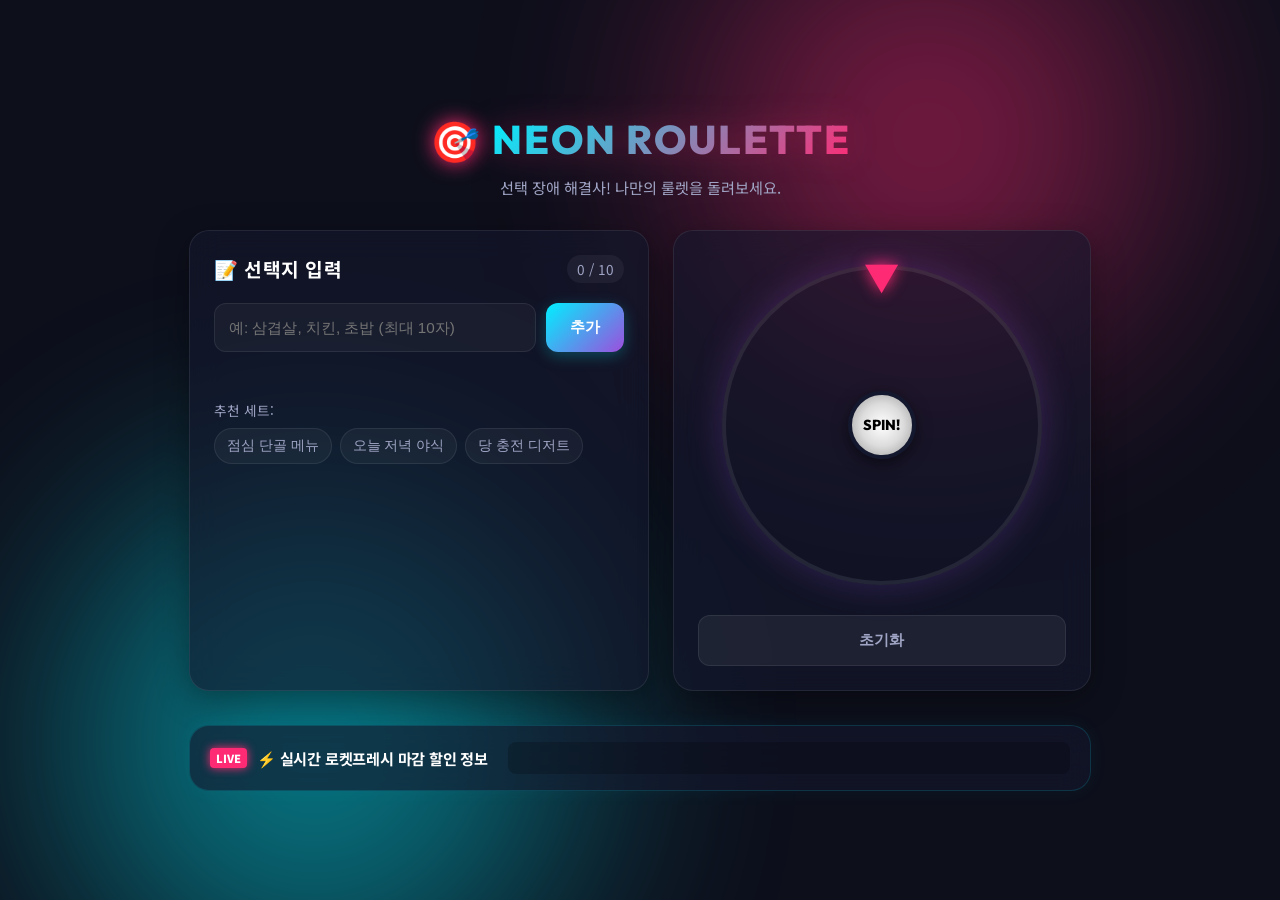
<file: index.html>
<!DOCTYPE html>
<html lang="ko">
<head>
  <meta charset="UTF-8">
  <meta name="viewport" content="width=device-width, initial-scale=1.0">
  <title>네온 커스텀 룰렛 - 오늘 뭐 먹지?</title>
  
  <!-- PWA Setup -->
  <link rel="manifest" href="./manifest.json">
  <meta name="theme-color" content="#a855f7">
  <link rel="icon" href="./icon.svg" type="image/svg+xml">
  <link rel="apple-touch-icon" href="./icon.svg">
  <script>
    if ('serviceWorker' in navigator) {
      window.addEventListener('load', () => {
        navigator.serviceWorker.register('./sw.js');
      });
    }
  </script>

  <!-- Google Fonts -->
  <link rel="preconnect" href="https://fonts.googleapis.com">
  <link rel="preconnect" href="https://fonts.gstatic.com" crossorigin>
  <link href="https://fonts.googleapis.com/css2?family=Outfit:wght@300;400;600;800&family=Noto+Sans+KR:wght@300;400;700;900&display=swap" rel="stylesheet">
  <link rel="stylesheet" href="style.css">
</head>
<body>
  <div class="glass-bg-container">
    <div class="glow-orb orb-1"></div>
    <div class="glow-orb orb-2"></div>
  </div>

  <div class="app-container">
    <header class="app-header">
      <div class="logo">
        <span class="emoji">🎯</span>
        <h1>NEON ROULETTE</h1>
      </div>
      <p class="subtitle">선택 장애 해결사! 나만의 룰렛을 돌려보세요.</p>
    </header>

    <main class="main-content">
      <!-- Input Section -->
      <section class="setup-section glass-panel">
        <div class="panel-header">
          <h2>📝 선택지 입력</h2>
          <span class="counter" id="item-count">0 / 10</span>
        </div>
        
        <div class="input-group">
          <input type="text" id="menu-input" placeholder="예: 삼겹살, 치킨, 초밥 (최대 10자)" maxlength="10">
          <button id="add-btn" class="btn btn-primary">추가</button>
        </div>

        <ul class="menu-list" id="menu-list">
          <!-- Dynamically added items go here -->
        </ul>

        <div class="preset-container">
          <span class="preset-label">추천 세트:</span>
          <div class="preset-tags">
            <button class="preset-tag" data-preset="lunch">점심 단골 메뉴</button>
            <button class="preset-tag" data-preset="dinner">오늘 저녁 야식</button>
            <button class="preset-tag" data-preset="snack">당 충전 디저트</button>
          </div>
        </div>
      </section>

      <!-- Roulette Section -->
      <section class="wheel-section glass-panel">
        <div class="wheel-container">
          <div class="wheel-pointer">▼</div>
          <canvas id="wheel-canvas" width="400" height="400"></canvas>
          <button id="spin-btn" class="wheel-center-btn">SPIN!</button>
        </div>

        <div class="action-buttons">
          <button id="reset-btn" class="btn btn-secondary">초기화</button>
          <button id="share-btn" class="btn btn-share" style="display: none;">결과 공유</button>
        </div>
      </section>
    </main>

    <!-- Bottom Rolling Coupang Banner Widget -->
    <footer class="app-footer-widget glass-panel">
      <div class="widget-header">
        <span class="badge">LIVE</span>
        <h3>⚡ 실시간 로켓프레시 마감 할인 정보</h3>
      </div>
      <div class="rolling-container">
        <div class="rolling-track" id="rolling-track">
          <!-- Dynamically populated links -->
        </div>
      </div>
    </footer>
  </div>

  <!-- Result Modal -->
  <div class="modal" id="result-modal">
    <div class="modal-content glass-panel">
      <div class="modal-header">
        <span class="celebrate-emoji">🎉</span>
        <h2>오늘의 선택!</h2>
      </div>
      <div class="result-display" id="result-name">짜장면</div>
      <p class="result-message">고민하지 말고 바로 맛있게 드세요!</p>
      
      <!-- Partner Recommendation -->
      <div class="partners-recommend" id="partners-section">
        <p class="rec-title">🛒 오늘 요리해 볼까요?</p>
        <a href="#" id="rec-link" target="_blank" class="rec-btn">
          <span id="rec-item-name">밀키트</span> 로켓프레시 최저가 보기 ➔
        </a>
      </div>

      <div class="modal-footer">
        <button id="close-modal" class="btn btn-primary">다시 돌리기</button>
      </div>
    </div>
  </div>

  <!-- JS -->
  <script src="app.js"></script>
</body>
</html>
</file>
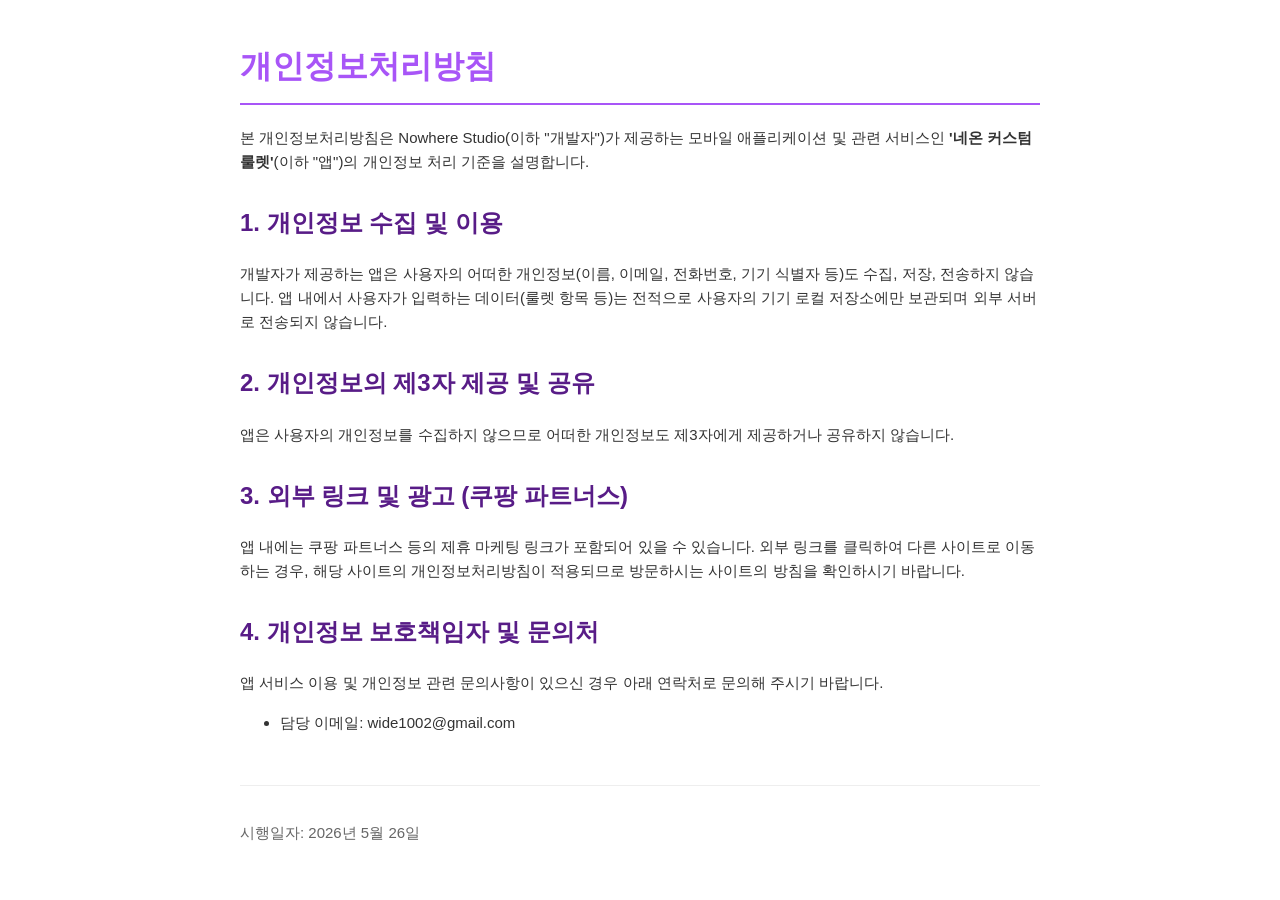
<file: privacy.html>
<!DOCTYPE html>
<html lang="ko">
<head>
    <meta charset="UTF-8">
    <meta name="viewport" content="width=device-width, initial-scale=1.0">
    <title>네온 커스텀 룰렛 - 개인정보처리방침</title>
    <style>
        body { font-family: -apple-system, BlinkMacSystemFont, "Segoe UI", Roboto, "Helvetica Neue", Arial, sans-serif; line-height: 1.6; color: #333; max-width: 800px; margin: 0 auto; padding: 20px; }
        h1 { border-bottom: 2px solid #a855f7; padding-bottom: 10px; color: #a855f7; }
        h2 { color: #581c87; margin-top: 30px; }
        p, li { font-size: 15px; }
        .footer { margin-top: 50px; font-size: 12px; color: #666; border-top: 1px solid #eee; padding-top: 20px; }
    </style>
</head>
<body>
    <h1>개인정보처리방침</h1>
    <p>본 개인정보처리방침은 Nowhere Studio(이하 "개발자")가 제공하는 모바일 애플리케이션 및 관련 서비스인 <strong>'네온 커스텀 룰렛'</strong>(이하 "앱")의 개인정보 처리 기준을 설명합니다.</p>

    <h2>1. 개인정보 수집 및 이용</h2>
    <p>개발자가 제공하는 앱은 사용자의 어떠한 개인정보(이름, 이메일, 전화번호, 기기 식별자 등)도 수집, 저장, 전송하지 않습니다. 앱 내에서 사용자가 입력하는 데이터(룰렛 항목 등)는 전적으로 사용자의 기기 로컬 저장소에만 보관되며 외부 서버로 전송되지 않습니다.</p>

    <h2>2. 개인정보의 제3자 제공 및 공유</h2>
    <p>앱은 사용자의 개인정보를 수집하지 않으므로 어떠한 개인정보도 제3자에게 제공하거나 공유하지 않습니다.</p>

    <h2>3. 외부 링크 및 광고 (쿠팡 파트너스)</h2>
    <p>앱 내에는 쿠팡 파트너스 등의 제휴 마케팅 링크가 포함되어 있을 수 있습니다. 외부 링크를 클릭하여 다른 사이트로 이동하는 경우, 해당 사이트의 개인정보처리방침이 적용되므로 방문하시는 사이트의 방침을 확인하시기 바랍니다.</p>

    <h2>4. 개인정보 보호책임자 및 문의처</h2>
    <p>앱 서비스 이용 및 개인정보 관련 문의사항이 있으신 경우 아래 연락처로 문의해 주시기 바랍니다.</p>
    <ul>
        <li>담당 이메일: wide1002@gmail.com</li>
    </ul>

    <div class="footer">
        <p>시행일자: 2026년 5월 26일</p>
    </div>
</body>
</html>
</file>
<file: style.css>
:root {
  --bg-color: #0d0f1b;
  --panel-bg: rgba(20, 24, 46, 0.6);
  --border: rgba(255, 255, 255, 0.08);
  --neon-pink: #ff2a74;
  --neon-blue: #00f0ff;
  --neon-purple: #9d4edd;
  --text: #ffffff;
  --muted: #a0a5c5;
  --shadow: 0 8px 32px 0 rgba(0, 0, 0, 0.37);
  --r: 20px;
  --font-title: 'Outfit', 'Noto Sans KR', sans-serif;
  --font-body: 'Noto Sans KR', sans-serif;
}

* {
  margin: 0;
  padding: 0;
  box-sizing: border-box;
}

body {
  background-color: var(--bg-color);
  color: var(--text);
  font-family: var(--font-body);
  min-height: 100vh;
  display: flex;
  justify-content: center;
  align-items: center;
  overflow-x: hidden;
  position: relative;
}

/* Glassmorphism Background Orbs */
.glass-bg-container {
  position: fixed;
  top: 0;
  left: 0;
  width: 100vw;
  height: 100vh;
  z-index: -1;
  overflow: hidden;
}

.glow-orb {
  position: absolute;
  border-radius: 50%;
  filter: blur(120px);
  opacity: 0.45;
  animation: orbFloat 20s infinite alternate ease-in-out;
}

.orb-1 {
  width: 450px;
  height: 450px;
  background: var(--neon-pink);
  top: -10%;
  right: 10%;
}

.orb-2 {
  width: 500px;
  height: 500px;
  background: var(--neon-blue);
  bottom: -10%;
  left: 5%;
  animation-delay: -5s;
}

@keyframes orbFloat {
  0% { transform: translate(0, 0) scale(1); }
  100% { transform: translate(50px, 30px) scale(1.15); }
}

/* App Container */
.app-container {
  width: 100%;
  max-width: 950px;
  padding: 24px;
  display: flex;
  flex-direction: column;
  gap: 24px;
  z-index: 1;
}

.app-header {
  text-align: center;
  margin-bottom: 8px;
}

.logo {
  display: inline-flex;
  align-items: center;
  gap: 12px;
  margin-bottom: 8px;
}

.logo .emoji {
  font-size: 2.5rem;
  filter: drop-shadow(0 0 10px var(--neon-pink));
}

.logo h1 {
  font-family: var(--font-title);
  font-size: 2.5rem;
  font-weight: 800;
  letter-spacing: 2px;
  background: linear-gradient(135deg, var(--neon-blue), var(--neon-pink));
  -webkit-background-clip: text;
  -webkit-text-fill-color: transparent;
  filter: drop-shadow(0 0 15px rgba(255, 42, 116, 0.3));
}

.subtitle {
  color: var(--muted);
  font-size: 0.95rem;
}

/* Main Content */
.main-content {
  display: grid;
  grid-template-columns: 1.1fr 1fr;
  gap: 24px;
}

@media (max-width: 768px) {
  .main-content {
    grid-template-columns: 1fr;
  }
}

/* Glass Panels */
.glass-panel {
  background: var(--panel-bg);
  backdrop-filter: blur(16px);
  -webkit-backdrop-filter: blur(16px);
  border: 1px solid var(--border);
  border-radius: var(--r);
  padding: 24px;
  box-shadow: var(--shadow);
  display: flex;
  flex-direction: column;
  gap: 20px;
}

.panel-header {
  display: flex;
  justify-content: space-between;
  align-items: center;
}

.panel-header h2 {
  font-size: 1.2rem;
  font-weight: 700;
  letter-spacing: 0.5px;
}

.counter {
  font-size: 0.85rem;
  color: var(--muted);
  background: rgba(255, 255, 255, 0.05);
  padding: 4px 10px;
  border-radius: 20px;
}

/* Setup Section */
.input-group {
  display: flex;
  gap: 10px;
}

.input-group input {
  flex: 1;
  background: rgba(255, 255, 255, 0.04);
  border: 1px solid var(--border);
  border-radius: 12px;
  padding: 14px;
  color: #fff;
  font-size: 0.95rem;
  outline: none;
  transition: all 0.3s ease;
}

.input-group input:focus {
  border-color: var(--neon-blue);
  box-shadow: 0 0 10px rgba(0, 240, 255, 0.2);
}

/* Buttons */
.btn {
  border: none;
  border-radius: 12px;
  font-size: 0.95rem;
  font-weight: 700;
  cursor: pointer;
  transition: all 0.3s ease;
  display: inline-flex;
  justify-content: center;
  align-items: center;
}

.btn-primary {
  background: linear-gradient(135deg, var(--neon-blue), var(--neon-purple));
  color: #fff;
  padding: 14px 24px;
  box-shadow: 0 4px 15px rgba(0, 240, 255, 0.25);
}

.btn-primary:hover {
  transform: translateY(-2px);
  box-shadow: 0 6px 20px rgba(0, 240, 255, 0.4);
}

.btn-secondary {
  background: rgba(255, 255, 255, 0.06);
  color: var(--muted);
  padding: 14px 20px;
  border: 1px solid var(--border);
}

.btn-secondary:hover {
  background: rgba(255, 255, 255, 0.1);
  color: #fff;
}

/* Menu List */
.menu-list {
  list-style: none;
  display: flex;
  flex-direction: column;
  gap: 8px;
  max-height: 250px;
  overflow-y: auto;
  padding-right: 4px;
}

.menu-list::-webkit-scrollbar {
  width: 6px;
}

.menu-list::-webkit-scrollbar-thumb {
  background: rgba(255, 255, 255, 0.1);
  border-radius: 10px;
}

.menu-item {
  display: flex;
  justify-content: space-between;
  align-items: center;
  background: rgba(255, 255, 255, 0.03);
  border: 1px solid var(--border);
  padding: 10px 14px;
  border-radius: 10px;
  animation: slideIn 0.3s ease forwards;
}

@keyframes slideIn {
  from { opacity: 0; transform: translateY(10px); }
  to { opacity: 1; transform: translateY(0); }
}

.menu-item-text {
  font-size: 0.95rem;
}

.delete-btn {
  background: transparent;
  border: none;
  color: rgba(255, 255, 255, 0.3);
  font-size: 1.1rem;
  cursor: pointer;
  transition: color 0.2s;
  line-height: 1;
}

.delete-btn:hover {
  color: var(--neon-pink);
}

/* Presets */
.preset-container {
  margin-top: 8px;
}

.preset-label {
  font-size: 0.85rem;
  color: var(--muted);
  display: block;
  margin-bottom: 8px;
}

.preset-tags {
  display: flex;
  flex-wrap: wrap;
  gap: 8px;
}

.preset-tag {
  background: rgba(255, 255, 255, 0.04);
  border: 1px solid var(--border);
  color: var(--muted);
  padding: 8px 12px;
  border-radius: 20px;
  font-size: 0.85rem;
  cursor: pointer;
  transition: all 0.2s ease;
}

.preset-tag:hover {
  background: rgba(255, 255, 255, 0.08);
  border-color: var(--neon-blue);
  color: #fff;
}

/* Wheel Section */
.wheel-section {
  justify-content: center;
  align-items: center;
}

.wheel-container {
  position: relative;
  width: 320px;
  height: 320px;
  margin: 10px auto;
}

.wheel-pointer {
  position: absolute;
  top: -15px;
  left: 50%;
  transform: translateX(-50%);
  font-size: 2.2rem;
  color: var(--neon-pink);
  z-index: 10;
  text-shadow: 0 0 15px var(--neon-pink);
}

#wheel-canvas {
  width: 100%;
  height: 100%;
  border-radius: 50%;
  box-shadow: 0 0 35px rgba(157, 78, 221, 0.25);
  border: 4px solid var(--border);
}

.wheel-center-btn {
  position: absolute;
  top: 50%;
  left: 50%;
  transform: translate(-50%, -50%);
  width: 68px;
  height: 68px;
  background: radial-gradient(circle, #fff 0%, #dcdcdc 50%, #999 100%);
  border: 4px solid #14182e;
  border-radius: 50%;
  font-weight: 800;
  font-family: var(--font-title);
  font-size: 0.9rem;
  color: #000;
  cursor: pointer;
  box-shadow: 0 4px 15px rgba(0, 0, 0, 0.5);
  transition: transform 0.1s;
  z-index: 5;
}

.wheel-center-btn:active {
  transform: translate(-50%, -50%) scale(0.95);
}

.action-buttons {
  display: flex;
  gap: 12px;
  width: 100%;
}

.action-buttons .btn {
  flex: 1;
}

/* Modal */
.modal {
  position: fixed;
  top: 0;
  left: 0;
  width: 100vw;
  height: 100vh;
  background: rgba(13, 15, 27, 0.85);
  z-index: 100;
  display: flex;
  justify-content: center;
  align-items: center;
  opacity: 0;
  pointer-events: none;
  transition: opacity 0.4s ease;
}

.modal.show {
  opacity: 1;
  pointer-events: auto;
}

.modal-content {
  width: 90%;
  max-width: 420px;
  text-align: center;
  animation: modalPop 0.4s cubic-bezier(0.175, 0.885, 0.32, 1.275) forwards;
}

@keyframes modalPop {
  from { transform: scale(0.85); opacity: 0; }
  to { transform: scale(1); opacity: 1; }
}

.celebrate-emoji {
  font-size: 3rem;
  display: block;
  margin-bottom: 10px;
  filter: drop-shadow(0 0 10px var(--neon-pink));
}

.result-display {
  font-size: 2.2rem;
  font-weight: 900;
  background: linear-gradient(135deg, var(--neon-blue), var(--neon-pink));
  -webkit-background-clip: text;
  -webkit-text-fill-color: transparent;
  margin: 15px 0;
  text-shadow: 0 0 12px rgba(255, 42, 116, 0.25);
}

.result-message {
  color: var(--muted);
  font-size: 0.95rem;
}

/* Partner recommendation */
.partners-recommend {
  margin-top: 15px;
  background: rgba(255, 255, 255, 0.03);
  border: 1px solid var(--border);
  padding: 16px;
  border-radius: 12px;
}

.rec-title {
  font-size: 0.85rem;
  color: var(--muted);
  margin-bottom: 8px;
}

.rec-btn {
  display: inline-block;
  background: linear-gradient(135deg, rgba(255, 42, 116, 0.1), rgba(0, 240, 255, 0.1));
  border: 1px solid var(--neon-blue);
  color: #fff;
  padding: 10px 14px;
  border-radius: 8px;
  text-decoration: none;
  font-size: 0.9rem;
  font-weight: 700;
  transition: all 0.2s;
  width: 100%;
}

.rec-btn:hover {
  background: linear-gradient(135deg, rgba(255, 42, 116, 0.2), rgba(0, 240, 255, 0.2));
  transform: translateY(-1px);
}

#rec-item-name {
  color: var(--neon-blue);
}

.modal-footer {
  margin-top: 10px;
}

.modal-footer .btn {
  width: 100%;
}

/* Coupang Bottom Rolling Widget CSS */
.app-footer-widget {
  margin-top: 10px;
  padding: 16px 20px;
  flex-direction: row;
  align-items: center;
  gap: 20px;
  justify-content: space-between;
  border: 1px solid rgba(0, 240, 255, 0.15);
  box-shadow: 0 0 20px rgba(0, 240, 255, 0.05);
}

@media (max-width: 768px) {
  .app-footer-widget {
    flex-direction: column;
    align-items: flex-start;
    gap: 12px;
  }
}

.widget-header {
  display: flex;
  align-items: center;
  gap: 10px;
  min-width: 250px;
}

.widget-header h3 {
  font-size: 0.95rem;
  font-weight: 700;
  letter-spacing: -0.2px;
}

.badge {
  background: var(--neon-pink);
  color: #fff;
  font-size: 0.7rem;
  font-weight: 900;
  padding: 2px 6px;
  border-radius: 4px;
  animation: pulse 1.5s infinite;
  box-shadow: 0 0 10px var(--neon-pink);
}

@keyframes pulse {
  0% { opacity: 0.6; }
  50% { opacity: 1; }
  100% { opacity: 0.6; }
}

.rolling-container {
  flex: 1;
  width: 100%;
  overflow: hidden;
  position: relative;
  height: 32px;
  display: flex;
  align-items: center;
  background: rgba(0, 0, 0, 0.2);
  border-radius: 8px;
  padding: 0 10px;
}

.rolling-track {
  display: flex;
  gap: 40px;
  position: absolute;
  white-space: nowrap;
  animation: marquee 25s linear infinite;
}

.rolling-track:hover {
  animation-play-state: paused;
}

.rolling-item {
  color: var(--muted);
  text-decoration: none;
  font-size: 0.85rem;
  display: inline-flex;
  align-items: center;
  gap: 6px;
  transition: color 0.2s;
}

.rolling-item:hover {
  color: var(--neon-blue);
}

.rolling-item .highlight {
  color: var(--neon-pink);
  font-weight: 700;
}

@keyframes marquee {
  0% { transform: translateX(0); }
  100% { transform: translateX(-50%); }
}
</file>
